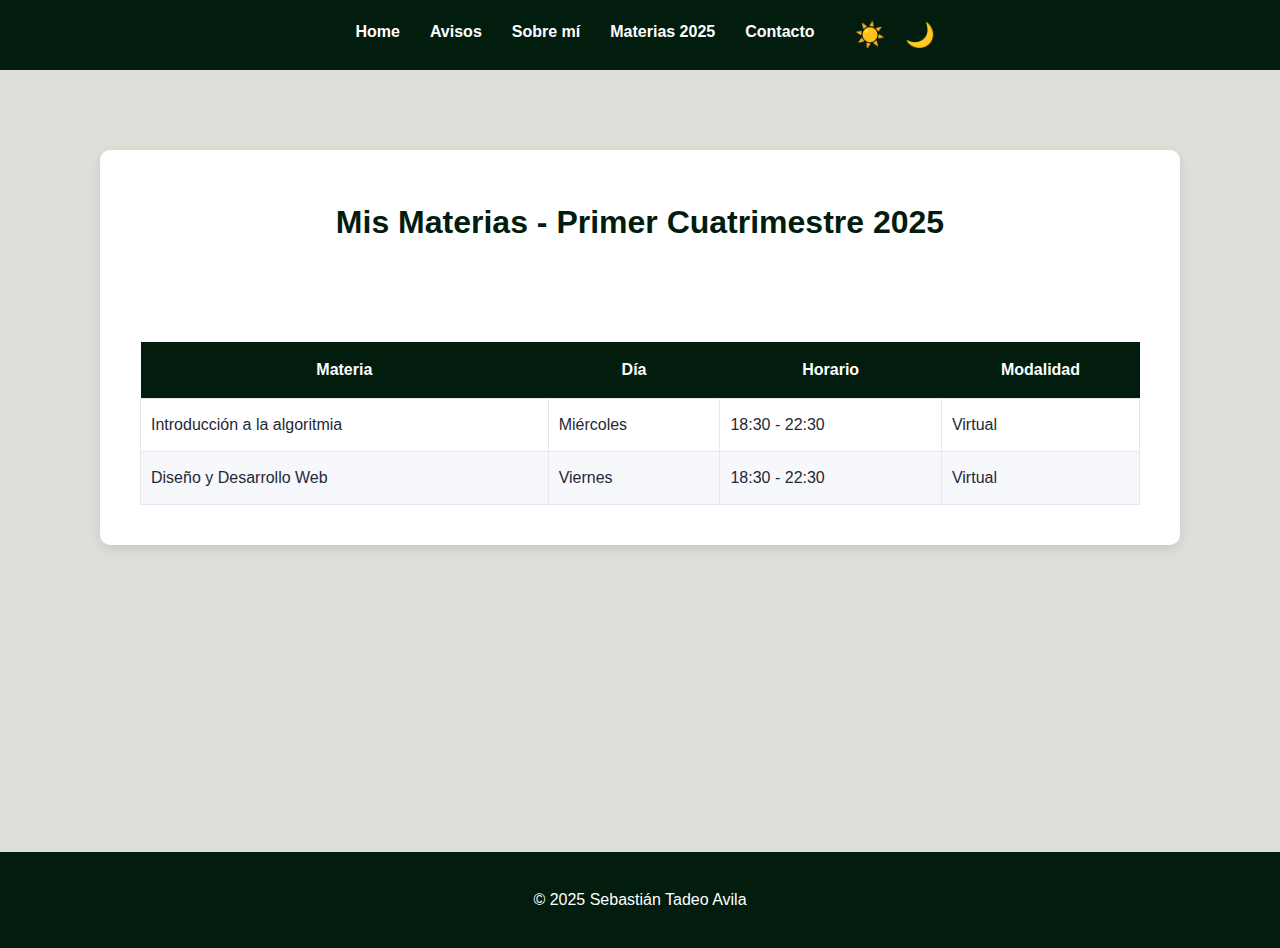
<file: index.html>
<!DOCTYPE html>
<html lang="es">
<head>
    <meta charset="UTF-8">
    <meta name="viewport" content="width=device-width, initial-scale=1.0">
    <title>Mis Materias 2025</title>
    <link rel="stylesheet" href="estilo.css">
    <script src="https://code.jquery.com/jquery-3.6.0.min.js"></script>
</head>
<body>
    <header id="main-header">
        <nav class="nav-menu">
            <ul class="nav-list">
                <li class="nav-item"><a href="index.html" class="nav-link">Home</a></li>
                <li class="nav-item"><a href="avisos.html" class="nav-link">Avisos</a></li>
                <li class="nav-item"><a href="sobremi.html" class="nav-link">Sobre mí</a></li>
                <li class="nav-item"><a href="materias2025.html" class="nav-link">Materias 2025</a></li>
                <li class="nav-item"><a href="contacto.html" class="nav-link">Contacto</a></li>
            </ul>
            <div class="theme-buttons">
                <button id="lightMode" class="theme-btn">☀️</button>
                <button id="darkMode" class="theme-btn">🌙</button>
            </div>
        </nav>
    </header>
    <main id="main-content">
        <section class="intro">
            <h1 class="main-title">Mis Materias - Primer Cuatrimestre 2025</h1>
        </section>
        <!-- Tabla de materias -->
        <section class="table-section">
            <table class="subject-table">
                <thead>
                    <tr>
                        <th>Materia</th>
                        <th>Día</th>
                        <th>Horario</th>
                        <th>Modalidad</th>
                    </tr>
                </thead>
                <tbody>
                    <tr>
                        <td>Introducción a la algoritmia</td>
                        <td>Miércoles</td>
                        <td>18:30 - 22:30</td>
                        <td>Virtual</td>
                    </tr>
                    <tr>
                        <td>Diseño y Desarrollo Web</td>
                        <td>Viernes</td>
                        <td>18:30 - 22:30</td>
                        <td>Virtual</td>
                    </tr>
                    
                </tbody>
            </table>
        </section>
    </main>
    <footer id="main-footer">
        <p>&copy; 2025 Sebastián Tadeo Avila</p>
    </footer>
    <script src="theme.js"></script>
</body>
</html>
</file>
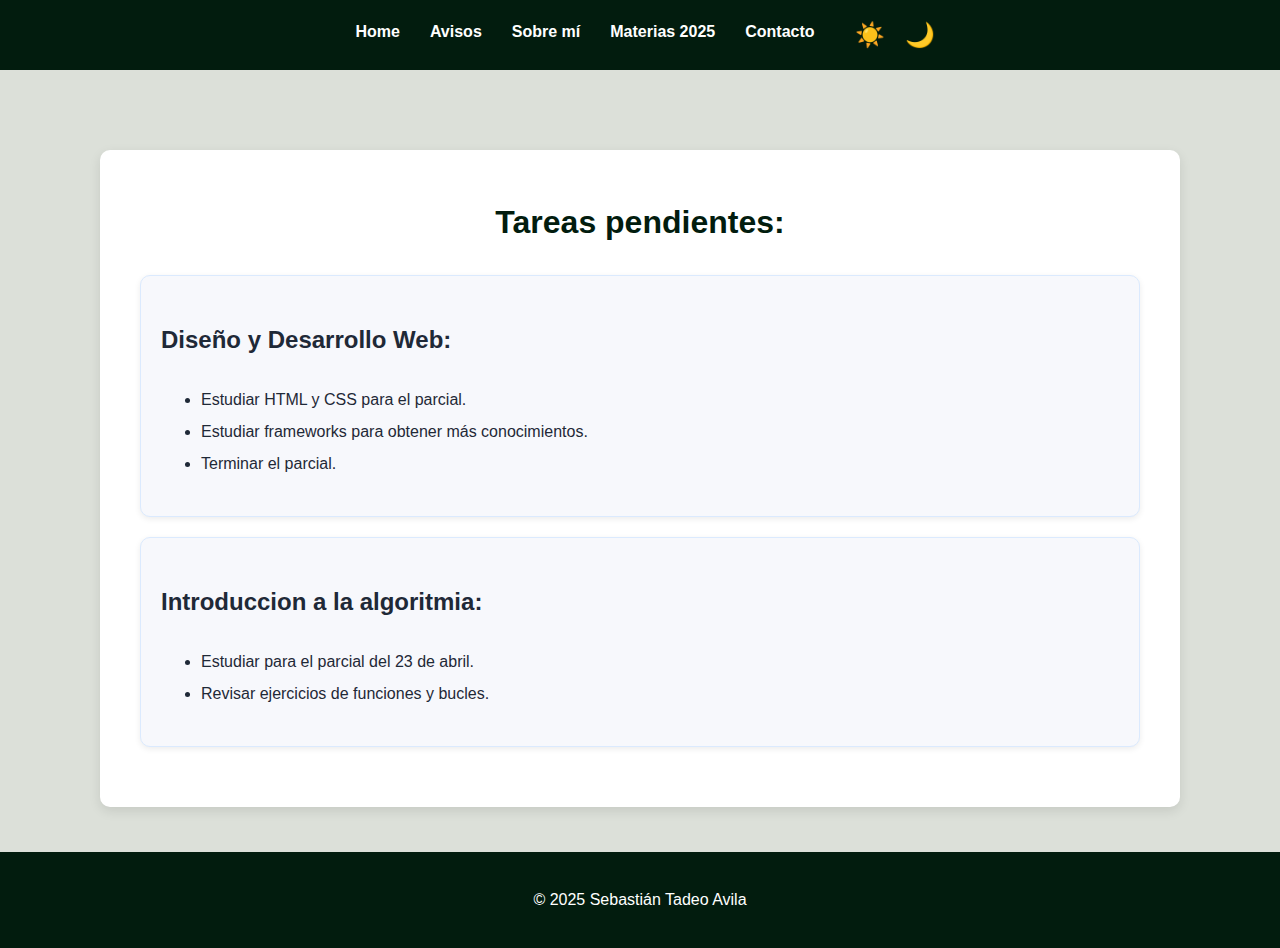
<file: avisos.html>
<!DOCTYPE html>
<html lang="es">
<head>
    <meta charset="UTF-8">
    <meta name="viewport" content="width=device-width, initial-scale=1.0">
    <meta name="description" content="Portafolio de materias 2025">
    <title>Avisos</title>
    <link rel="stylesheet" href="estilo.css">
    <script src="https://code.jquery.com/jquery-3.6.0.min.js"></script>
</head>
<body>
    <header id="main-header">
        <nav class="nav-menu">
            <ul class="nav-list">
                <li class="nav-item"><a href="index.html" class="nav-link">Home</a></li>
                <li class="nav-item"><a href="avisos.html" class="nav-link active">Avisos</a></li>
                <li class="nav-item"><a href="sobremi.html" class="nav-link">Sobre mí</a></li>
                <li class="nav-item"><a href="materias2025.html" class="nav-link">Materias 2025</a></li>
                <li class="nav-item"><a href="contacto.html" class="nav-link">Contacto</a></li>
            </ul>
            <div class="theme-buttons">
                <button id="lightMode" class="theme-btn">☀️</button>
                <button id="darkMode" class="theme-btn">🌙</button>
            </div>
        </nav>
    </header>
        <!-- Avisos de tareas pendientes -->
        <main id="main-content">
            <h1 class="main-title">Tareas pendientes:</h1>
            <div class="box-tareas">
                <h2>Diseño y Desarrollo Web:</h2>
                    <ul>
                        <li>Estudiar HTML y CSS para el parcial.</li>
                        <li>Estudiar frameworks para obtener más conocimientos.</li>
                        <li>Terminar el parcial.</li>
                    </ul>
            </div>
            <div class="box-tareas">
                <h2>Introduccion a la algoritmia:</h2>
                    <ul>
                        <li>Estudiar para el parcial del 23 de abril.</li>
                        <li>Revisar ejercicios de funciones y bucles.</li>
                    </ul>
            </div>
        </main>
        <footer id="main-footer">
            <p>&copy; 2025 Sebastián Tadeo Avila</p>
        </footer>
    <script src="theme.js"></script>
</body>
</html>
</file>
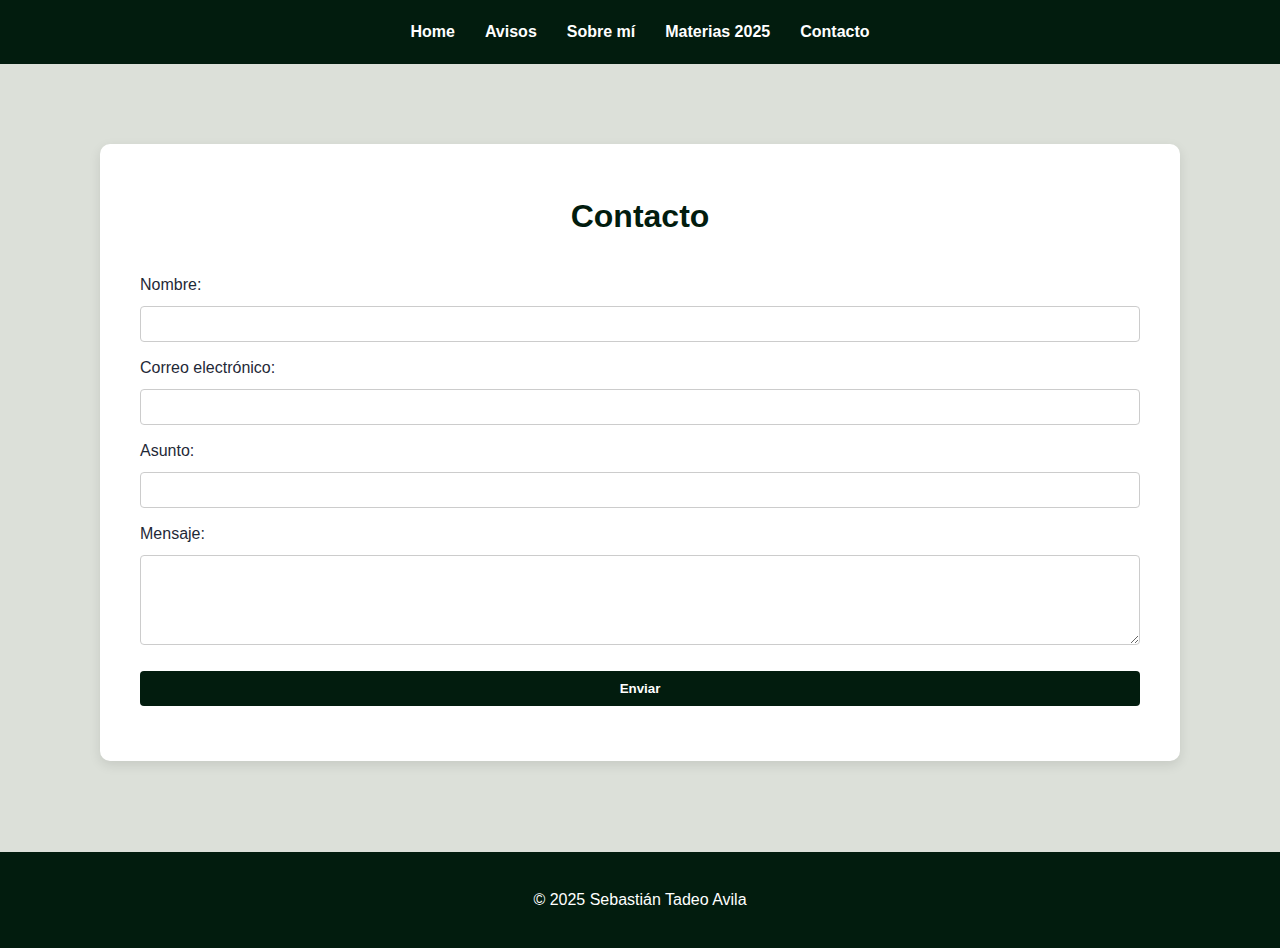
<file: contacto.html>
<!DOCTYPE html>
<html lang="es">
<head>
    <meta charset="UTF-8">
    <meta name="viewport" content="width=device-width, initial-scale=1.0">
    <title>Contacto - Sebastián Tadeo Avila</title>
    <link rel="stylesheet" href="estilo.css">
</head>
<body>
    <header id="main-header">
        <nav class="nav-menu">
            <ul class="nav-list">
                <li class="nav-item"><a href="index.html" class="nav-link">Home</a></li>
                <li class="nav-item"><a href="avisos.html" class="nav-link">Avisos</a></li>
                <li class="nav-item"><a href="sobremi.html" class="nav-link">Sobre mí</a></li>
                <li class="nav-item"><a href="materias2025.html" class="nav-link">Materias 2025</a></li>
                <li class="nav-item"><a href="contacto.html" class="nav-link">Contacto</a></li>
            </ul>
        </nav>
    </header>

    <main id="main-content">
        <h1 class="main-title">Contacto</h1>
        <form id="formulario-contacto" novalidate>
            <label for="nombre">Nombre:</label><br>
            <input type="text" id="nombre" name="nombre" class="input-form"><br>

            <label for="email">Correo electrónico:</label><br>
            <input type="email" id="email" name="email" class="input-form"><br>

            <label for="asunto">Asunto:</label><br>
            <input type="text" id="asunto" name="asunto" class="input-form"><br>

            <label for="mensaje">Mensaje:</label><br>
            <textarea id="mensaje" name="mensaje" rows="4" cols="30" class="input-form"></textarea><br>

            <input type="submit" value="Enviar">
        </form>
    </main>

    <footer id="main-footer">
        <p>&copy; 2025 Sebastián Tadeo Avila</p>
    </footer>

    <script src="validacion.js"></script>
</body>
</html>
</file>
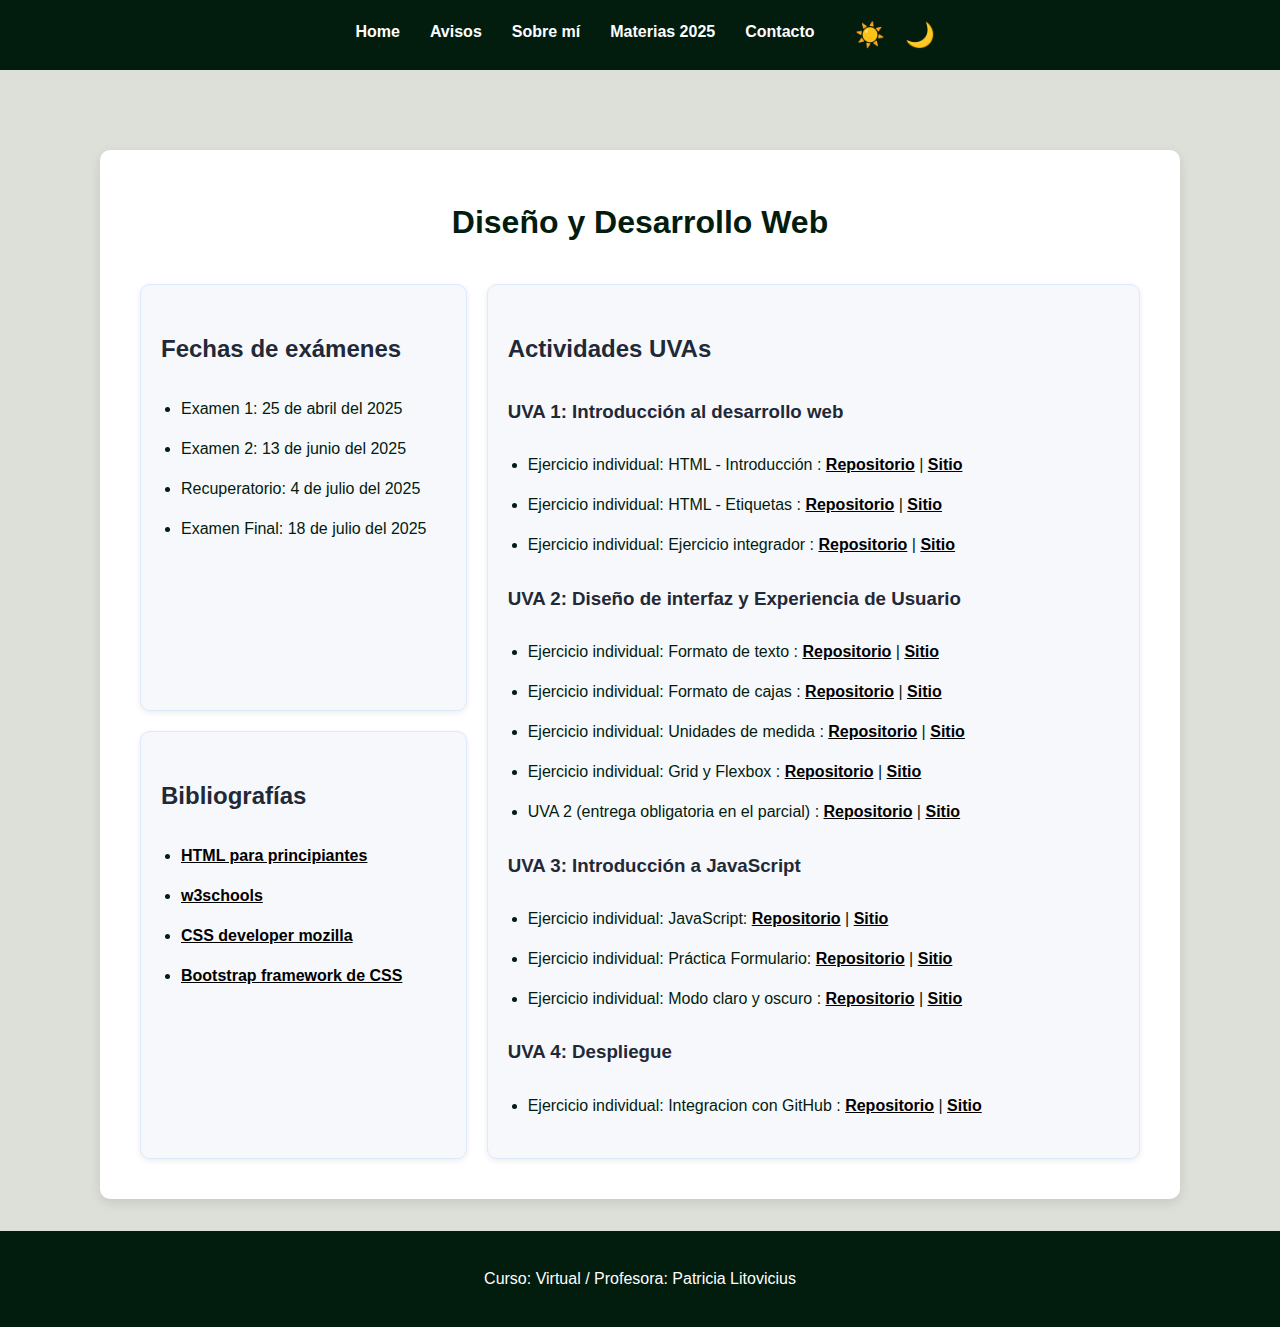
<file: diseno_y_desarrollo.html>
<!DOCTYPE html>
<html lang="es">
<head>
    <meta charset="UTF-8">
    <meta name="viewport" content="width=device-width, initial-scale=1.0">
    <meta name="description" content="Portafolio de materias 2025">
    <title>Diseño y Desarrollo Web</title>
    <link rel="stylesheet" href="estilo.css">
    <script src="https://code.jquery.com/jquery-3.6.0.min.js"></script>
</head>
<body>
    <header id="main-header">
        <nav class="nav-menu">
            <ul class="nav-list">
                <li class="nav-item"><a href="index.html" class="nav-link">Home</a></li>
                <li class="nav-item"><a href="avisos.html" class="nav-link">Avisos</a></li>
                <li class="nav-item"><a href="sobremi.html" class="nav-link">Sobre mí</a></li>
                <li class="nav-item"><a href="materias2025.html" class="nav-link active">Materias 2025</a></li>
                <li class="nav-item"><a href="contacto.html" class="nav-link">Contacto</a></li>
            </ul>
            <div class="theme-buttons">
                <button id="lightMode" class="theme-btn">☀️</button>
                <button id="darkMode" class="theme-btn">🌙</button>
            </div>
        </nav>
    </header>

    <main id="main-content">
        <h1 class="main-title">Diseño y Desarrollo Web</h1>
        <section class="grid-container">
            <!-- caja de examenes -->
            <div class="box">
                <h2>Fechas de exámenes</h2>
                <ul>
                    <li>Examen 1: 25 de abril del 2025</li>
                    <li>Examen 2: 13 de junio del 2025</li>
                    <li>Recuperatorio: 4 de julio del 2025</li>
                    <li>Examen Final: 18 de julio del 2025</li>
                </ul>
            </div>
            <!-- Caja de actividades -->
            <div class="box large">
                <h2>Actividades UVAs</h2>

                <h3>UVA 1: Introducción al desarrollo web</h3>
                <ul>
                    <li>
                        Ejercicio individual: HTML - Introducción :
                        <a href="https://github.com/seavilax/Avila_1225305_19042025_IntroaHTML.git" target="_blank" class="enlaces">Repositorio</a> |
                        <a href="https://seavilax.github.io/Avila_1225305_19042025_IntroaHTML/" target="_blank" class="enlaces">Sitio</a>
                    </li>
                    <li>
                        Ejercicio individual: HTML - Etiquetas :
                        <a href="https://github.com/seavilax/Avila_1225305_19042025_HTMLEtiquetas-.git" target="_blank" class="enlaces">Repositorio</a> |
                        <a href="https://seavilax.github.io/Avila_1225305_19042025_HTMLEtiquetas-/index.html" target="_blank" class="enlaces">Sitio</a>
                    </li>
                    <li>
                        Ejercicio individual: Ejercicio integrador :
                        <a href="https://github.com/seavilax/Avila_1225305_20042025_Integracion.git" target="_blank" class="enlaces">Repositorio</a> |
                        <a href="https://seavilax.github.io/Avila_1225305_20042025_Integracion/index.html" target="_blank" class="enlaces">Sitio</a>
                    </li>
                </ul>
                <h3>UVA 2: Diseño de interfaz y Experiencia de Usuario</h3>
                <ul>
                    <li>
                        Ejercicio individual: Formato de texto :
                        <a href="https://github.com/seavilax/Avila_1225305_20042025_Formatodetexto.git" target="_blank" class="enlaces">Repositorio</a> |
                        <a href="https://seavilax.github.io/Avila_1225305_20042025_Formatodetexto/" target="_blank" class="enlaces">Sitio</a>
                    </li>
                    <li>
                        Ejercicio individual: Formato de cajas :
                        <a href="https://github.com/seavilax/Avila_1225305_20042025_Formatodecajas.git" target="_blank" class="enlaces">Repositorio</a> |
                        <a href="https://seavilax.github.io/Avila_1225305_20042025_Formatodecajas/" target="_blank" class="enlaces">Sitio</a>
                    </li>
                    <li>
                        Ejercicio individual: Unidades de medida :
                        <a href="https://github.com/seavilax/Avila_1225305_20042025_UnidadesdeMedidas.git" target="_blank" class="enlaces">Repositorio</a> |
                        <a href="https://seavilax.github.io/Avila_1225305_20042025_UnidadesdeMedidas/index.html" target="_blank" class="enlaces">Sitio</a>
                    </li>
                    <li>
                        Ejercicio individual: Grid y Flexbox :
                        <a href="https://github.com/seavilax/Avila_1225305_24042025_gridFlexbox.git" target="_blank" class="enlaces">Repositorio</a> |
                        <a href="https://seavilax.github.io/Avila_1225305_24042025_gridFlexbox/" target="_blank" class="enlaces">Sitio</a>
                    </li>
                    <li>
                        UVA 2 (entrega obligatoria en el parcial) :
                        <a href="https://github.com/seavilax/uva_2_obligatoria.git" target="_blank" class="enlaces">Repositorio</a> |
                        <a href="https://seavilax.github.io/uva_2_obligatoria/index.html" target="_blank" class="enlaces">Sitio</a>
                    </li>
                </ul>
                <h3>UVA 3: Introducción a JavaScript</h3>
                <ul>
                    <li>
                        Ejercicio individual: JavaScript:
                        <a href="https://github.com/seavilax/Avila_1225305_20052025_JavaScript.git" target="_blank" class="enlaces">Repositorio</a> |
                        <a href="https://seavilax.github.io/Avila_1225305_20052025_JavaScript/" target="_blank" class="enlaces">Sitio</a>
                    </li>
                    <li>
                        Ejercicio individual: Práctica Formulario:
                        <a href="https://github.com/seavilax/Avila_1225305_portafolio.git" target="_blank" class="enlaces">Repositorio</a> |
                        <a href="https://seavilax.github.io/Avila_1225305_portafolio/contacto.html " target="_blank" class="enlaces">Sitio</a>
                    </li>
                    <li>
                        Ejercicio individual: Modo claro y oscuro :
                        <a href="https://github.com/seavilax/Avila_1225305_portafolio.git" target="_blank" class="enlaces">Repositorio</a> |
                        <a href="https://seavilax.github.io/Avila_1225305_portafolio/" target="_blank" class="enlaces">Sitio</a>
                    </li>
                </ul>
                <h3>UVA 4: Despliegue</h3>
                <ul>
                    <li>
                        Ejercicio individual: Integracion con GitHub :
                        <a href="https://github.com/seavilax/Avila_1225305_07062025_GitHub.git" target="_blank" class="enlaces">Repositorio</a> |
                        <a href="https://seavilax.github.io/Avila_1225305_07062025_GitHub/" target="_blank" class="enlaces">Sitio</a>
                    </li>
                </ul>
            </div>
            <!-- Caja de Biliografias -->
            <div class="box">
                <h2>Bibliografías</h2>
                <ul>
                    <li><a href="https://html.com/" target="_blank" class="enlaces">HTML para principiantes</a></li>
                    <li><a href="https://www.w3schools.com/html/" target="_blank" class="enlaces">w3schools</a></li>
                    <li><a href="https://developer.mozilla.org/es/docs/Web/CSS" target="_blank" class="enlaces">CSS developer mozilla</a></li>
                    <li><a href="https://getbootstrap.com/" target="_blank" class="enlaces">Bootstrap framework de CSS</a></li>
                </ul>
            </div>

        </section>
    </main>

    <footer id="main-footer">
        <p>Curso: Virtual / Profesora: Patricia Litovicius</p>
    </footer>

    <script src="theme.js"></script>
</body>
</html>
</file>
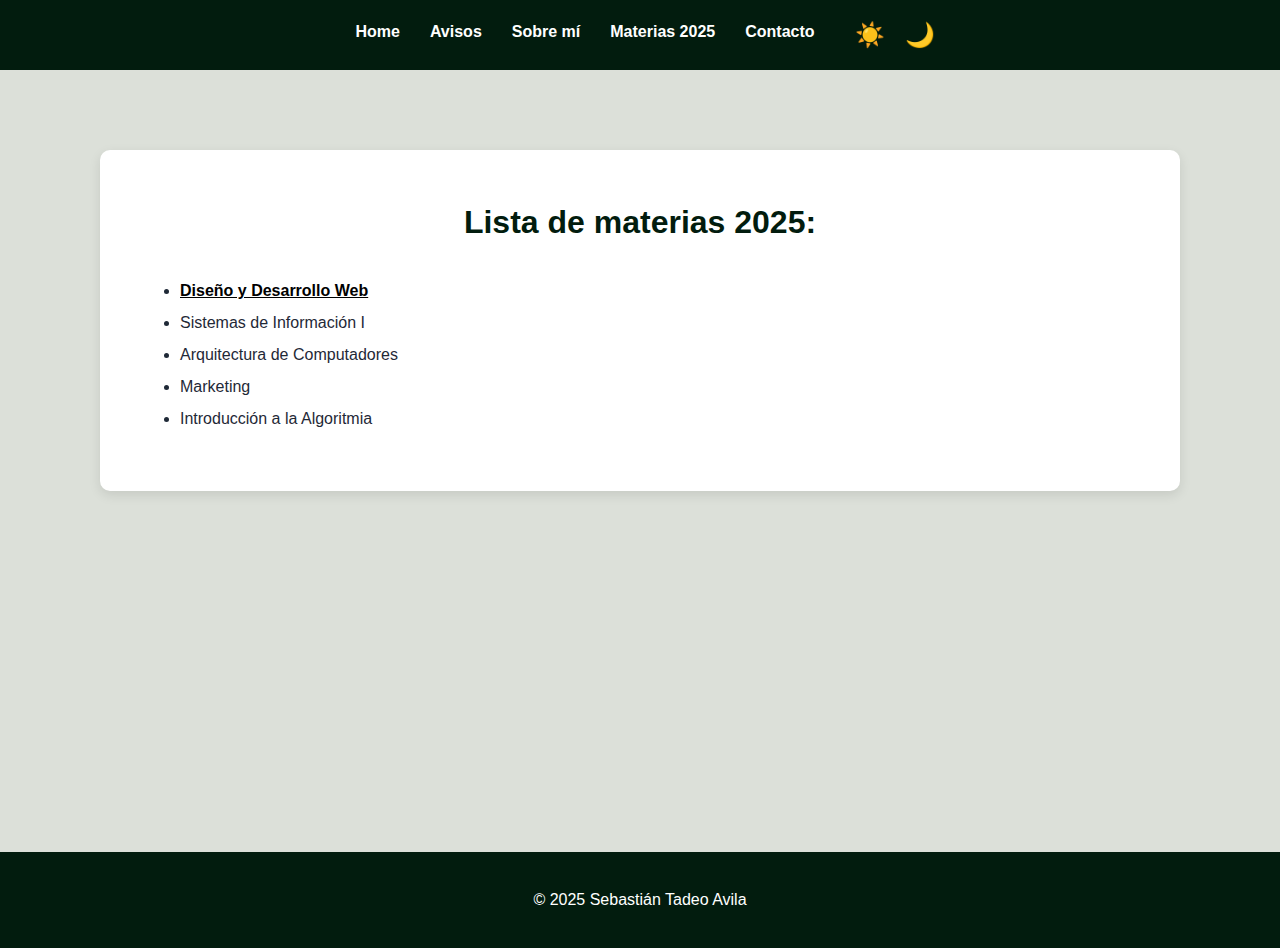
<file: materias2025.html>
<!DOCTYPE html>
<html lang="es">
<head>
    <meta charset="UTF-8">
    <meta name="viewport" content="width=device-width, initial-scale=1.0">
    <meta name="description" content="Portafolio de materias 2025">
    <title>Lista materias 2025</title>
    <link rel="stylesheet" href="estilo.css">
    <script src="https://code.jquery.com/jquery-3.6.0.min.js"></script>
</head>
<body>
    <header id="main-header">
        <nav class="nav-menu">
            <ul class="nav-list">
                <li class="nav-item"><a href="index.html" class="nav-link">Home</a></li>
                <li class="nav-item"><a href="avisos.html" class="nav-link">Avisos</a></li>
                <li class="nav-item"><a href="sobremi.html" class="nav-link">Sobre mí</a></li>
                <li class="nav-item"><a href="materias2025.html" class="nav-link active">Materias 2025</a></li>
                <li class="nav-item"><a href="contacto.html" class="nav-link">Contacto</a></li>
            </ul>
            <div class="theme-buttons">
                <button id="lightMode" class="theme-btn">☀️</button>
                <button id="darkMode" class="theme-btn">🌙</button>
            </div>
        </nav>
    </header>
    <main id="main-content">
        <!-- Lista de materias -->
        <h1 class="main-title">Lista de materias 2025:</h1>
        <ul>
            <li><a href="./diseno_y_desarrollo.html" target="_blank" class="enlaces">Diseño y Desarrollo Web</a></li>
            <li>Sistemas de Información I</li>
            <li>Arquitectura de Computadores</li>
            <li>Marketing</li>
            <li>Introducción a la Algoritmia</li>
        </ul>
    </main>
    <footer id="main-footer">
        <p>&copy; 2025 Sebastián Tadeo Avila</p>
    </footer>
    <script src="theme.js"></script>
</body>
</html>
</file>
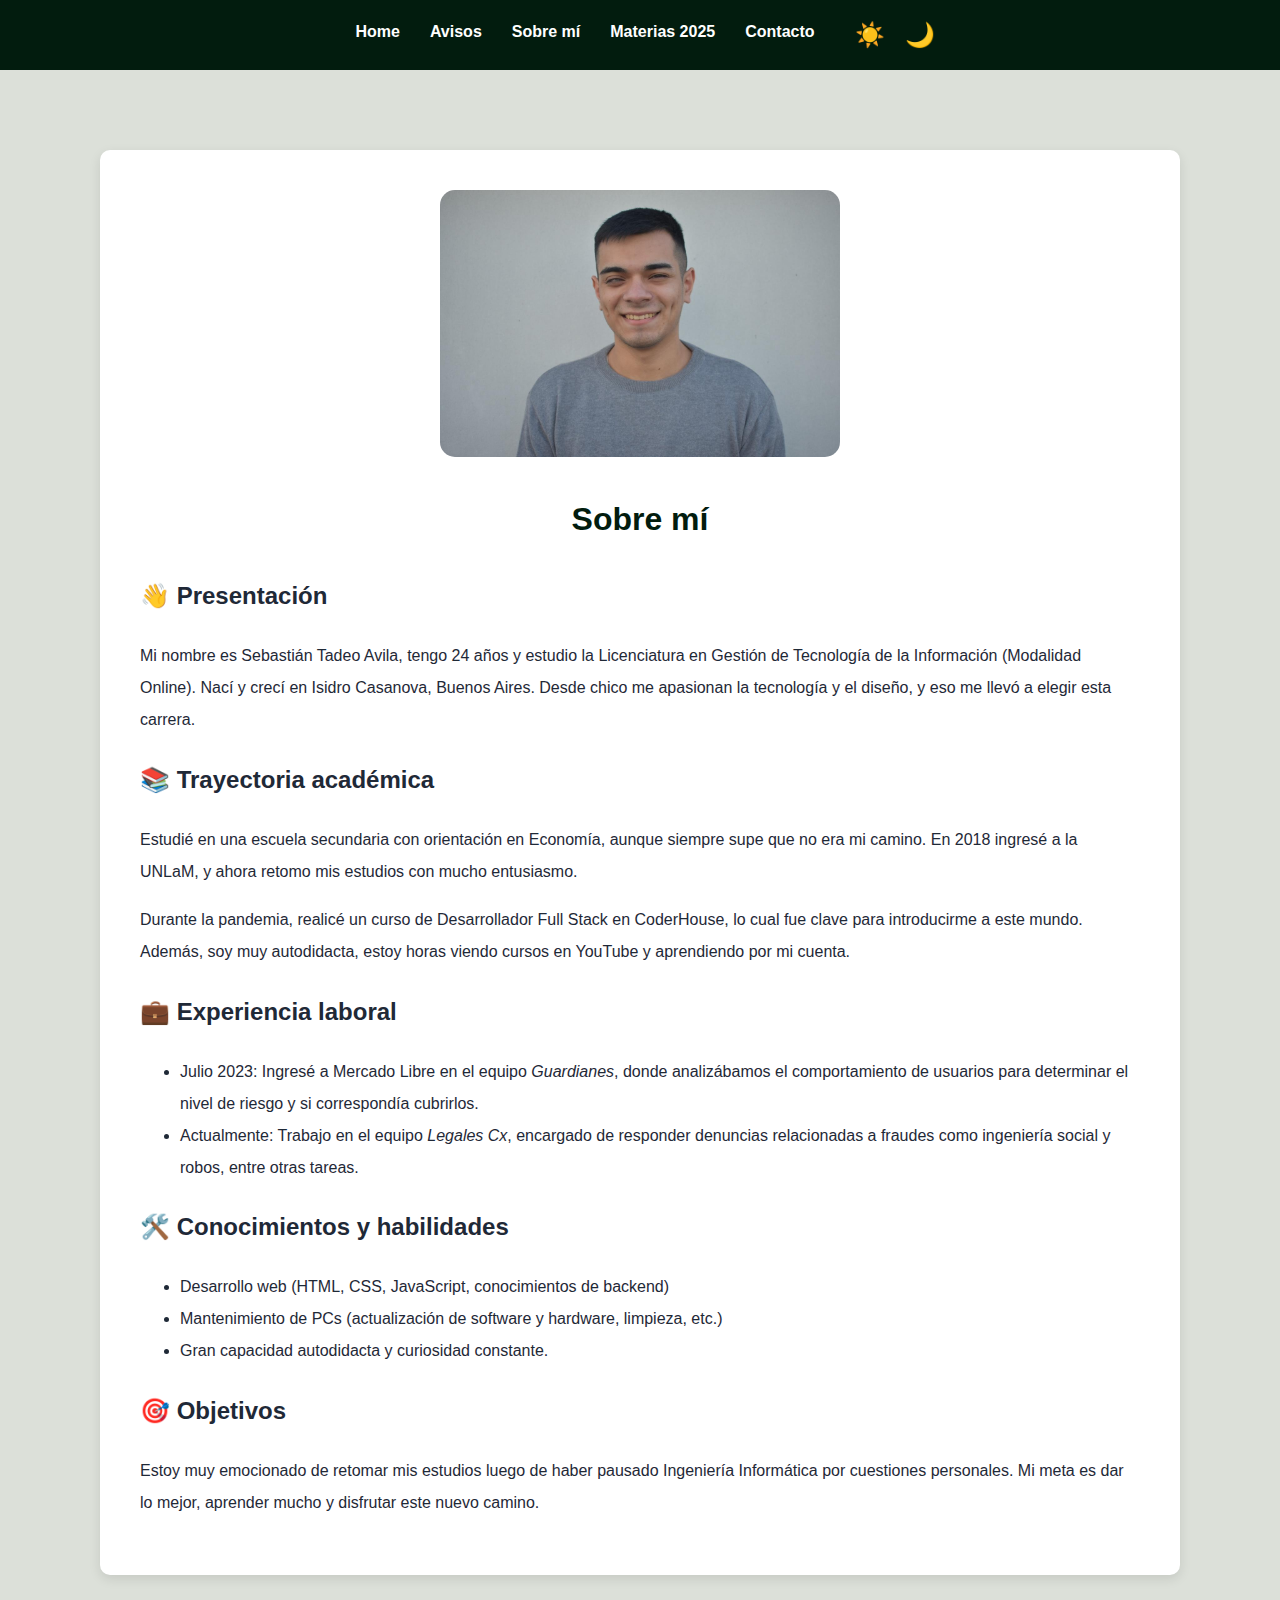
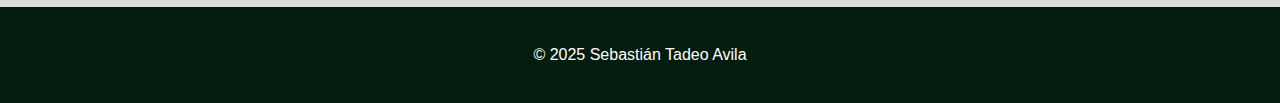
<file: sobremi.html>
<!DOCTYPE html>
<html lang="es">
<head>
    <meta charset="UTF-8">
    <meta name="viewport" content="width=device-width, initial-scale=1.0">
    <title>Sobre mí</title>
    <link rel="stylesheet" href="estilo.css">
    <script src="https://code.jquery.com/jquery-3.6.0.min.js"></script>
</head>
<body>
    <header id="main-header">
        <nav class="nav-menu">
            <ul class="nav-list">
                <li class="nav-item"><a href="index.html" class="nav-link">Home</a></li>
                <li class="nav-item"><a href="avisos.html" class="nav-link">Avisos</a></li>
                <li class="nav-item"><a href="sobremi.html" class="nav-link">Sobre mí</a></li>
                <li class="nav-item"><a href="materias2025.html" class="nav-link">Materias 2025</a></li>
                <li class="nav-item"><a href="contacto.html" class="nav-link">Contacto</a></li>
            </ul>
            <div class="theme-buttons">
                <button id="lightMode" class="theme-btn">☀️</button>
                <button id="darkMode" class="theme-btn">🌙</button>
            </div>
        </nav>
    </header>
    <main id="main-content">
        <img src="imagenes.img/perfil.jpeg" alt="Foto Sebas" class="foto-perfil">
        <!-- Presentacion -->
        <section>
            <h1 class="main-title">Sobre mí</h1>
            <h2>👋 Presentación</h2>
            <p>Mi nombre es Sebastián Tadeo Avila, tengo 24 años y estudio la Licenciatura en Gestión de Tecnología de la Información (Modalidad Online). Nací y crecí en Isidro Casanova, Buenos Aires. Desde chico me apasionan la tecnología y el diseño, y eso me llevó a elegir esta carrera.</p>
            <h2>📚 Trayectoria académica</h2>
            <p>Estudié en una escuela secundaria con orientación en Economía, aunque siempre supe que no era mi camino. En 2018 ingresé a la UNLaM, y ahora retomo mis estudios con mucho entusiasmo.</p>
            <p>Durante la pandemia, realicé un curso de Desarrollador Full Stack en CoderHouse, lo cual fue clave para introducirme a este mundo. Además, soy muy autodidacta, estoy horas viendo cursos en YouTube y aprendiendo por mi cuenta.</p>
            <h2>💼 Experiencia laboral</h2>
            <ul>
                <li>Julio 2023: Ingresé a Mercado Libre en el equipo <em>Guardianes</em>, donde analizábamos el comportamiento de usuarios para determinar el nivel de riesgo y si correspondía cubrirlos.</li>
                <li>Actualmente: Trabajo en el equipo <em>Legales Cx</em>, encargado de responder denuncias relacionadas a fraudes como ingeniería social y robos, entre otras tareas.</li>
            </ul>
            <h2>🛠️ Conocimientos y habilidades</h2>
            <ul>
                <li>Desarrollo web (HTML, CSS, JavaScript, conocimientos de backend)</li>
                <li>Mantenimiento de PCs (actualización de software y hardware, limpieza, etc.)</li>
                <li>Gran capacidad autodidacta y curiosidad constante.</li>
            </ul>
            <h2>🎯 Objetivos</h2>
            <p>Estoy muy emocionado de retomar mis estudios luego de haber pausado Ingeniería Informática por cuestiones personales. Mi meta es dar lo mejor, aprender mucho y disfrutar este nuevo camino.</p>
        </section>
    </main>
    <footer id="main-footer">
        <p>&copy; 2025 Sebastián Tadeo Avila</p>
    </footer>
    <script src="theme.js"></script>
</body>
</html>
</file>
<file: estilo.css>
/* = estilo.css = */

/* Variables de colores */
:root {
    --bg-color: #DCE0D9;
    --text-color: #1F2937;
    --header-bg: #021C0E;
    --header-text: white;
    --main-bg: white;
    --box-bg: #f7f8fc;
    --box-border: #DBEAFE;
}

/* Modo oscuro */
body.dark-theme {
    --bg-color: #1a1a1a;
    --text-color: #e0e0e0;
    --header-bg: #000000;
    --header-text: #ffffff;
    --main-bg: #2d2d2d;
    --box-bg: #3d3d3d;
    --box-border: #4d4d4d;
}

body {
    font-family: Arial, Helvetica, sans-serif;
    margin: 0;
    padding: 0;
    line-height: 2;
    background-color: var(--bg-color);
    color: var(--text-color);
    position: relative;
    padding-bottom: 3em;
    min-height: 100vh;
    transition: background-color 0.3s ease, color 0.3s ease;
}

/* = Header = */
#main-header {
    background-color: var(--header-bg);
    padding: 1em 0;
}

/* = Theme Buttons = */
.theme-buttons {
    display: flex;
    gap: 10px;
    margin-left: 20px;
}

.theme-btn {
    background: none;
    border: none;
    font-size: 1.5rem;
    cursor: pointer;
    padding: 5px;
    border-radius: 50%;
    transition: transform 0.2s ease;
}

.theme-btn:hover {
    transform: scale(1.1);
}

/* = navs = */
.nav-menu {
    display: flex;
    justify-content: center;
    
}

.nav-list {
    list-style: none;
    display: flex;
    justify-content: center;
    padding: 0;
    margin: 0;
    text-decoration: none;
}

.nav-item {
    margin: 0 15px;
}

.nav-link {
    color: white;
    text-decoration: none;
    font-weight: 600;
    font-size: 1rem;
    transition: color 0.3s ease;
}

.nav-link:hover {
    color: #D1D5DB;
    text-decoration: underline;
}



/* = Main = */
#main-content {
    padding: 40px;
    max-width: 1000px;
    margin: 80px auto;
    background-color: var(--main-bg);
    border-radius: 10px;
    box-shadow: 0 4px 12px rgba(0, 0, 0, 0.1);
    transition: background-color 0.3s ease;
}

.main-title {
    margin-top: 0;
    text-align: center;
    color: var(--header-bg);
    font-size: 2rem;
    font-weight: 700;
    transition: color 0.3s ease;
}

/* = Tabla de materias  = */

.table-section {
    overflow-x: auto;
    -webkit-overflow-scrolling: touch; /* = scroll mas suavee en responsive = */
}

.subject-table {
    width: 100%;
    border-collapse: collapse;
    margin-top: 67px;
    min-width: 600px; /* =  se genere un scroll para que no se deforme y se vea desde celulares = */
}

.subject-table th {
    background-color: var(--header-bg);
    color: var(--header-text);
    font-weight: 600;
    padding: 12px;
}

.subject-table td {
    border: 1px solid #E5E7EB;
    padding: 10px;
}

.subject-table tr:nth-child(even) {
    background-color: var(--box-bg);
}


/* =  scrolls para la barra en responsive = */

.table-section::-webkit-scrollbar {
    height: 6px; 
}

.table-section::-webkit-scrollbar-thumb {
    background-color: #888; 
    border-radius: 3px; 
}

.table-section::-webkit-scrollbar-track {
    background-color: #f1f1f1; 
}

/* = Footer = */
#main-footer {
    text-align: center;
    padding: 1em 0;
    background-color: #021C0E;
    color: white;
    margin-top: 20px;
    position: absolute;
    bottom: 0;
    width: 100%;
}

/* = formularios = */
form input,
form textarea,
form select {
    width: 100%;
    padding: 10px;
    margin-top: 5px;
    margin-bottom: 15px;
    border: 1px solid #CBD5E1;
    border-radius: 6px;
}


form input[type="submit"] {
    background-color: #021C0E;
    color: white;
    border: none;
    cursor: pointer;
    font-weight: 600;
    padding: 10px 15px;
    transition: background-color 0.3s ease;
}

form input[type="submit"]:hover {
    background-color: #00330D;
}

/* = imagenes = */
img {
    max-width: 100%;
    height: auto;
    border-radius: 15px;
}

/* = foto perfil = */
.foto-perfil {
    width: clamp(250px, 50%, 400px);
    height: auto;
    display: block;
    margin: 0 auto 30px;
    border-radius: 15px;
}

/* = Cuadros (grid de diseño y desarrollo) = */
.grid-container {
    display: grid;
    grid-template-columns: 1fr 2fr;
    grid-template-rows: auto auto;
    gap: 20px;
    margin-top: 30px;
}

/* = cajas de tareas/avisos = */
.box-tareas {
    background-color: var(--box-bg);
    padding: 20px;
    border-radius: 10px;
    border: 1px solid var(--box-border);
    overflow: auto;
    box-shadow: 0 2px 6px rgba(0, 0, 0, 0.08);
    margin-bottom: 20px /* altura mínima pequeña */
    
}



/* = cajas de dineño y desarrollo web = */
.box {
    background-color: var(--box-bg);
    padding: 20px;
    border-radius: 10px;
    border: 1px solid var(--box-border);
    overflow: auto;
    box-shadow: 0 2px 6px rgba(0, 0, 0, 0.08);
}

.box ul {
    padding-left: 20px;
    margin-top: 10px;
}

.box li {
    margin-bottom: 8px;
    font-size: 16px;
    color: #021C0E; 
}

.box.large {
    grid-row: span 2;
    height: auto;
}

/* = Enlaces = */
.enlaces {
    color: #000000;
    font-weight: 600;
    text-decoration: underline;
}



/* Estilo común para inputs y textarea */
.input-form {
    width: 100%;
    padding: 8px;
    border: 1px solid #ccc;
    border-radius: 4px;
    box-sizing: border-box;
    margin-bottom: 10px;
    font-size: 1rem;
}

.input-form:focus {
    border-color: #007BFF;
    outline: none;
    background-color: #f0f8ff;
}

/* Estilo para botón enviar*/
input[type="submit"] {
    padding: 10px 20px;
    background-color: #007BFF;
    border: none;
    color: white;
    border-radius: 4px;
    cursor: pointer;
}

input[type="submit"]:hover {
    background-color: #0056b3;
}



/* = Responsive = */
@media (max-width: 768px) {
    .nav-list {
        flex-direction: column;
        align-items: center;
    }

    .nav-item {
        margin: 10px 0;
    }

    .grid-container {
        grid-template-columns: 1fr;
        grid-template-rows: auto;
    }

    .box,
    .box.large {
        height: auto;
    }
}
</file>
